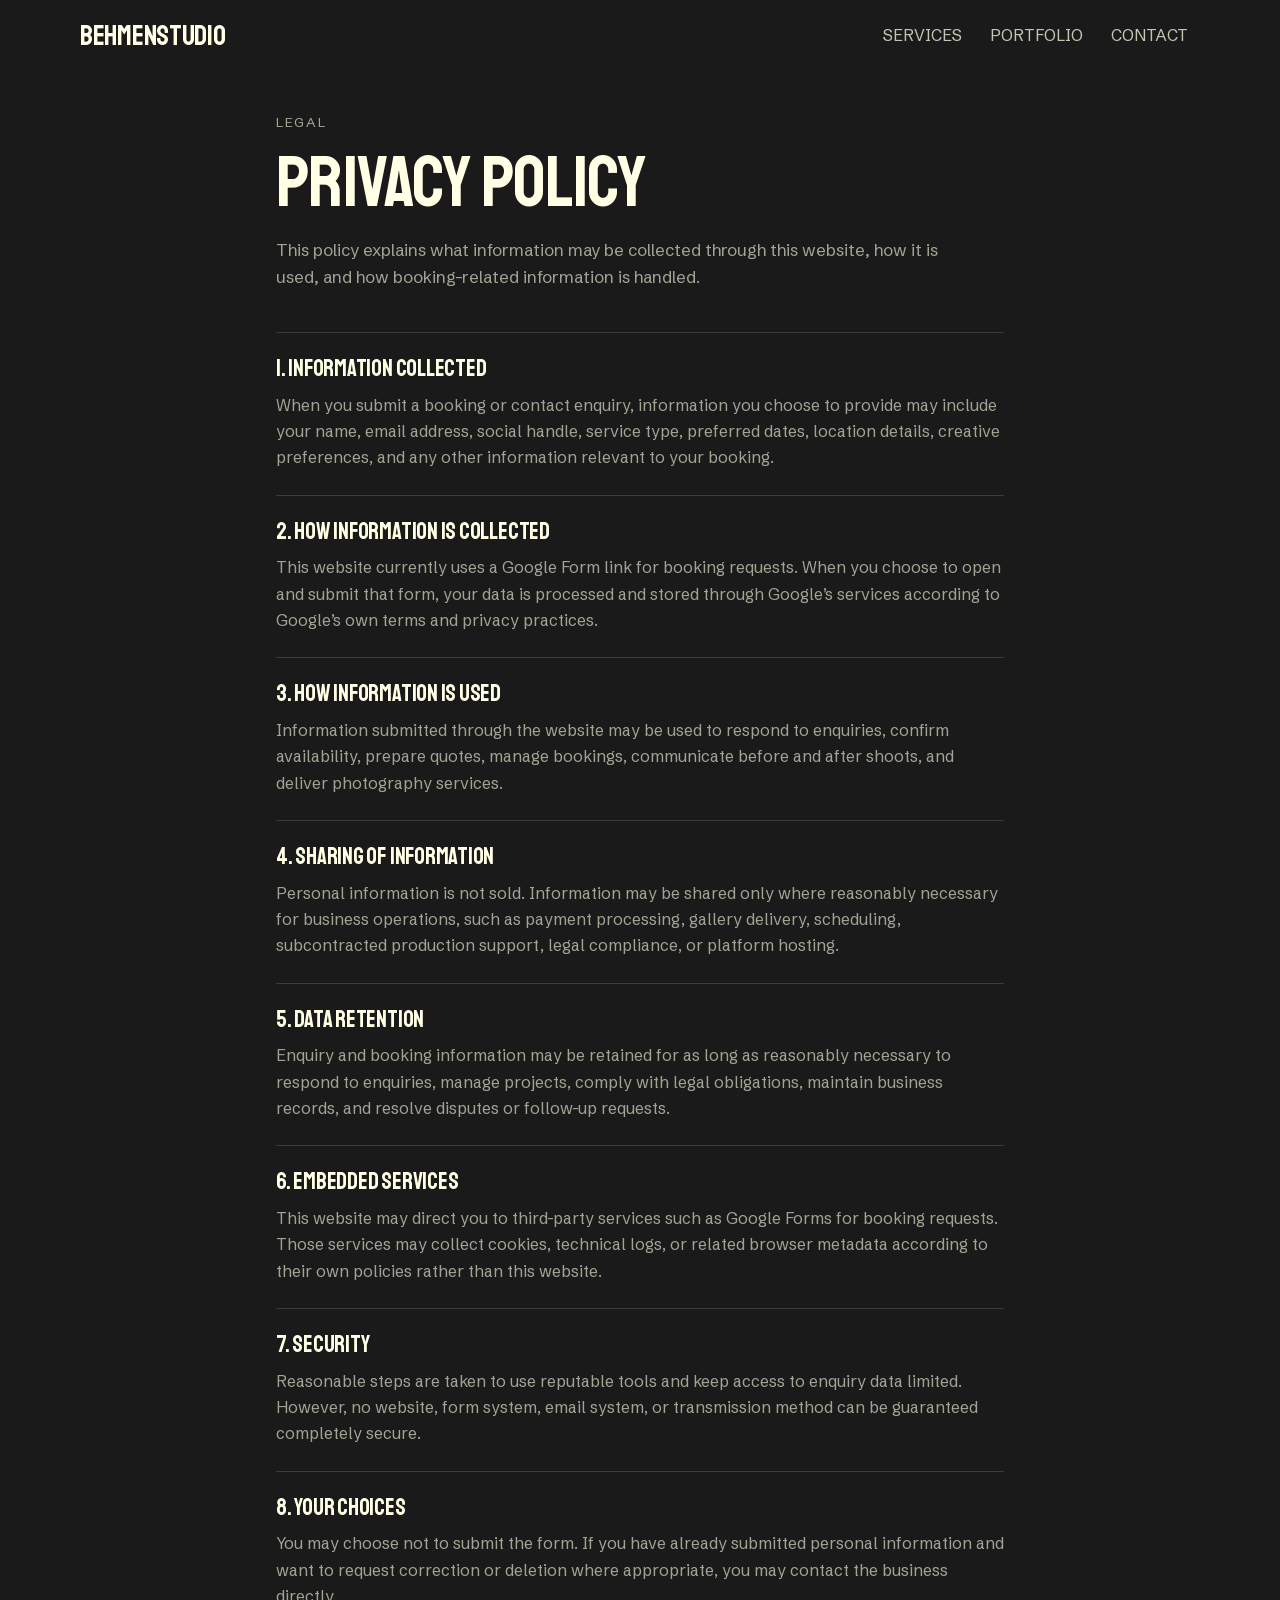
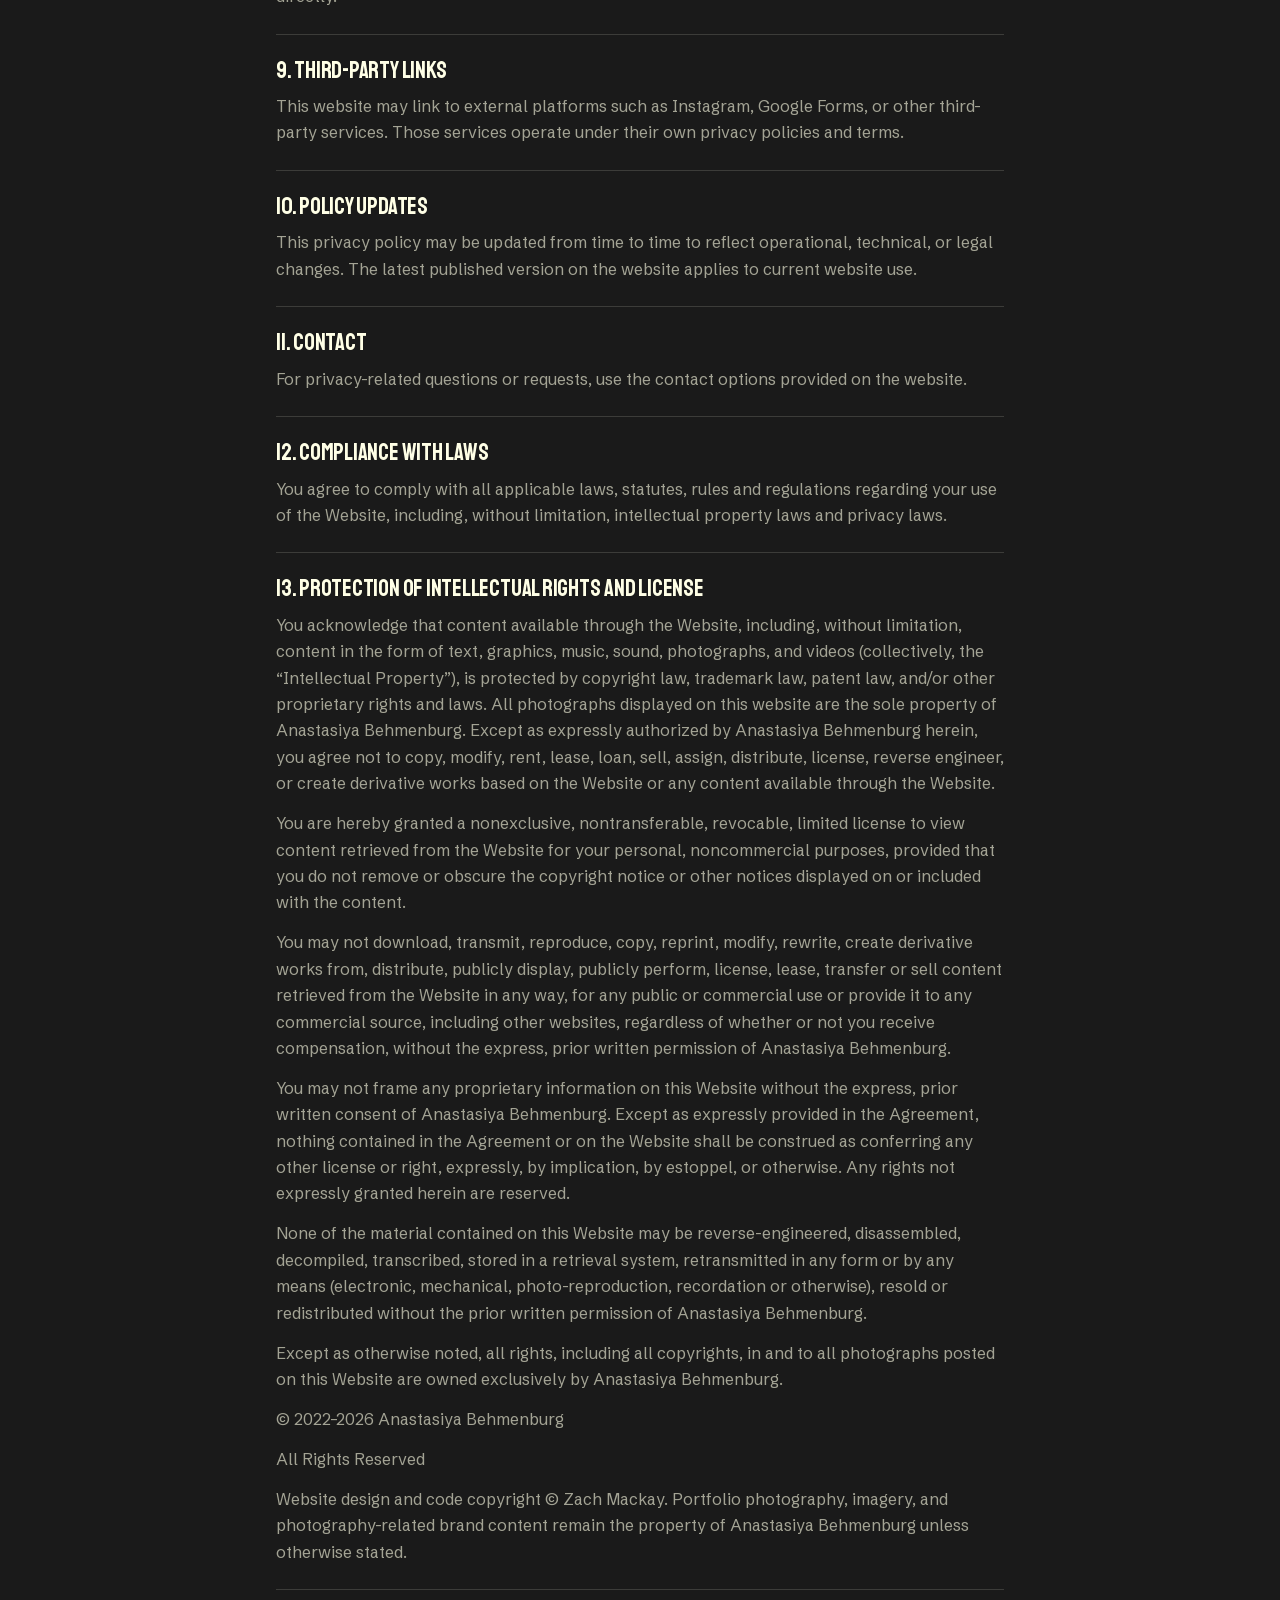
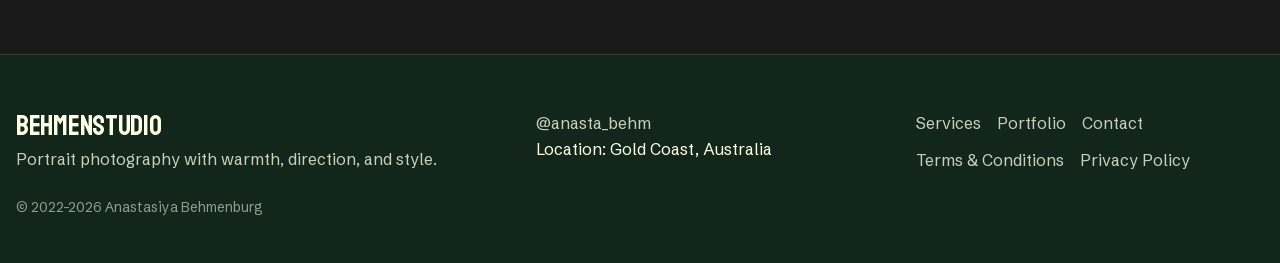
<file: privacy.html>
<!DOCTYPE html>
<html lang="en">
  <!-- Website designed by Zach Mackay: https://alexzander73.github.io/index.html -->
  <head>
    <meta charset="UTF-8" />
    <meta name="viewport" content="width=device-width, initial-scale=1.0" />
    <title>Behmen Studio by Ana Behmenburg | Privacy Policy</title>
    <meta name="author" content="Zach Mackay | https://alexzander73.github.io/index.html" />
    <meta
      name="designer"
      content="Website Designed by Zach Mackay | https://alexzander73.github.io/index.html"
    />
    <meta
      name="description"
      content="Privacy policy for Behmen Studio by Ana Behmenburg covering enquiry data, third-party booking links, retention, and contact rights."
    />
    <link rel="canonical" href="https://behmenstudio.com/privacy.html" />
    <link id="site-favicon" rel="icon" type="image/svg+xml" href="assets/icons/logo-ab.svg" />
    <link rel="stylesheet" href="styles.css?v=20261126-fonts1" />
  </head>
  <body class="policy-page">
    <a class="skip-link" href="#main-content">Skip to content</a>

    <header class="site-header is-scrolled" id="top">
      <div class="container nav-wrap">
        <a class="brand" href="index.html#home" aria-label="Behmen Studio home">
          <span class="brand-text">BEHMENSTUDIO</span>
        </a>

        <button
          class="menu-toggle"
          type="button"
          aria-expanded="false"
          aria-controls="site-nav"
          aria-label="Toggle navigation"
        >
          <span></span>
          <span></span>
          <span></span>
        </button>

        <nav class="site-nav" id="site-nav" aria-label="Primary navigation">
          <a href="index.html#services">SERVICES</a>
          <a href="index.html#portfolio">PORTFOLIO</a>
          <a href="index.html#contact">CONTACT</a>
        </nav>
      </div>
    </header>

    <main id="main-content" class="policy-main">
      <div class="section-inner policy-wrap">
        <header class="policy-hero">
          <p class="policy-kicker">Legal</p>
          <h1 class="section-display-title">Privacy Policy</h1>
          <p class="policy-lead">
            This policy explains what information may be collected through this website, how it
            is used, and how booking-related information is handled.
          </p>
        </header>

        <div class="policy-content">
          <section>
            <h2>1. Information Collected</h2>
            <p>
              When you submit a booking or contact enquiry, information you choose to provide may
              include your name, email address, social handle, service type, preferred dates,
              location details, creative preferences, and any other information relevant to your
              booking.
            </p>
          </section>

          <section>
            <h2>2. How Information Is Collected</h2>
            <p>
              This website currently uses a Google Form link for booking requests. When you
              choose to open and submit that form, your data is processed and stored through
              Google’s services according to Google’s own terms and privacy practices.
            </p>
          </section>

          <section>
            <h2>3. How Information Is Used</h2>
            <p>
              Information submitted through the website may be used to respond to enquiries,
              confirm availability, prepare quotes, manage bookings, communicate before and after
              shoots, and deliver photography services.
            </p>
          </section>

          <section>
            <h2>4. Sharing of Information</h2>
            <p>
              Personal information is not sold. Information may be shared only where reasonably
              necessary for business operations, such as payment processing, gallery delivery,
              scheduling, subcontracted production support, legal compliance, or platform hosting.
            </p>
          </section>

          <section>
            <h2>5. Data Retention</h2>
            <p>
              Enquiry and booking information may be retained for as long as reasonably necessary
              to respond to enquiries, manage projects, comply with legal obligations, maintain
              business records, and resolve disputes or follow-up requests.
            </p>
          </section>

          <section>
            <h2>6. Embedded Services</h2>
            <p>
              This website may direct you to third-party services such as Google Forms for
              booking requests. Those services may collect cookies, technical logs, or related
              browser metadata according to their own policies rather than this website.
            </p>
          </section>

          <section>
            <h2>7. Security</h2>
            <p>
              Reasonable steps are taken to use reputable tools and keep access to enquiry data
              limited. However, no website, form system, email system, or transmission method can
              be guaranteed completely secure.
            </p>
          </section>

          <section>
            <h2>8. Your Choices</h2>
            <p>
              You may choose not to submit the form. If you have already submitted personal
              information and want to request correction or deletion where appropriate, you may
              contact the business directly.
            </p>
          </section>

          <section>
            <h2>9. Third-Party Links</h2>
            <p>
              This website may link to external platforms such as Instagram, Google Forms, or
              other third-party services. Those services operate under their own privacy policies
              and terms.
            </p>
          </section>

          <section>
            <h2>10. Policy Updates</h2>
            <p>
              This privacy policy may be updated from time to time to reflect operational,
              technical, or legal changes. The latest published version on the website applies to
              current website use.
            </p>
          </section>

          <section>
            <h2>11. Contact</h2>
            <p>
              For privacy-related questions or requests, use the contact options provided on the
              website.
            </p>
          </section>

          <section>
            <h2>12. Compliance with Laws</h2>
            <p>
              You agree to comply with all applicable laws, statutes, rules and regulations
              regarding your use of the Website, including, without limitation, intellectual
              property laws and privacy laws.
            </p>
          </section>

          <section>
            <h2>13. Protection of Intellectual Rights and License</h2>
            <p>
              You acknowledge that content available through the Website, including, without
              limitation, content in the form of text, graphics, music, sound, photographs, and
              videos (collectively, the “Intellectual Property”), is protected by copyright law,
              trademark law, patent law, and/or other proprietary rights and laws. All
              photographs displayed on this website are the sole property of Anastasiya
              Behmenburg. Except as expressly authorized by Anastasiya Behmenburg herein, you
              agree not to copy, modify, rent, lease, loan, sell, assign, distribute, license,
              reverse engineer, or create derivative works based on the Website or any content
              available through the Website.
            </p>
            <p>
              You are hereby granted a nonexclusive, nontransferable, revocable, limited license
              to view content retrieved from the Website for your personal, noncommercial
              purposes, provided that you do not remove or obscure the copyright notice or other
              notices displayed on or included with the content.
            </p>
            <p>
              You may not download, transmit, reproduce, copy, reprint, modify, rewrite, create
              derivative works from, distribute, publicly display, publicly perform, license,
              lease, transfer or sell content retrieved from the Website in any way, for any
              public or commercial use or provide it to any commercial source, including other
              websites, regardless of whether or not you receive compensation, without the
              express, prior written permission of Anastasiya Behmenburg.
            </p>
            <p>
              You may not frame any proprietary information on this Website without the express,
              prior written consent of Anastasiya Behmenburg. Except as expressly provided in the
              Agreement, nothing contained in the Agreement or on the Website shall be construed
              as conferring any other license or right, expressly, by implication, by estoppel,
              or otherwise. Any rights not expressly granted herein are reserved.
            </p>
            <p>
              None of the material contained on this Website may be reverse-engineered,
              disassembled, decompiled, transcribed, stored in a retrieval system, retransmitted
              in any form or by any means (electronic, mechanical, photo-reproduction,
              recordation or otherwise), resold or redistributed without the prior written
              permission of Anastasiya Behmenburg.
            </p>
            <p>
              Except as otherwise noted, all rights, including all copyrights, in and to all
              photographs posted on this Website are owned exclusively by Anastasiya Behmenburg.
            </p>
            <p>© 2022–2026 Anastasiya Behmenburg</p>
            <p>All Rights Reserved</p>
            <p>
              Website design and code copyright © Zach Mackay. Portfolio photography, imagery,
              and photography-related brand content remain the property of Anastasiya Behmenburg
              unless otherwise stated.
            </p>
          </section>
        </div>
      </div>
    </main>

    <footer class="site-footer">
      <div class="section-inner footer-grid">
        <div>
          <p class="brand footer-brand">
            <span class="brand-text">BEHMENSTUDIO</span>
          </p>
          <p class="footer-tagline">
            Portrait photography with warmth, direction, and style.
          </p>
        </div>

        <div>
          <p>
            <a
              href="https://www.instagram.com/anasta_behm/"
              target="_blank"
              rel="noreferrer"
              >@anasta_behm</a
            >
          </p>
          <p>Location: Gold Coast, Australia</p>
        </div>

        <nav aria-label="Footer links" class="footer-links">
          <a href="index.html#services">Services</a>
          <a href="index.html#portfolio">Portfolio</a>
          <a href="index.html#contact">Contact</a>
          <a href="terms.html">Terms &amp; Conditions</a>
          <a href="privacy.html">Privacy Policy</a>
        </nav>
      </div>
      <p class="section-inner copyright">© 2022–2026 Anastasiya Behmenburg</p>
    </footer>

    <script src="script.js?v=20261126-portfolio3" defer></script>
  </body>
</html>
</file>
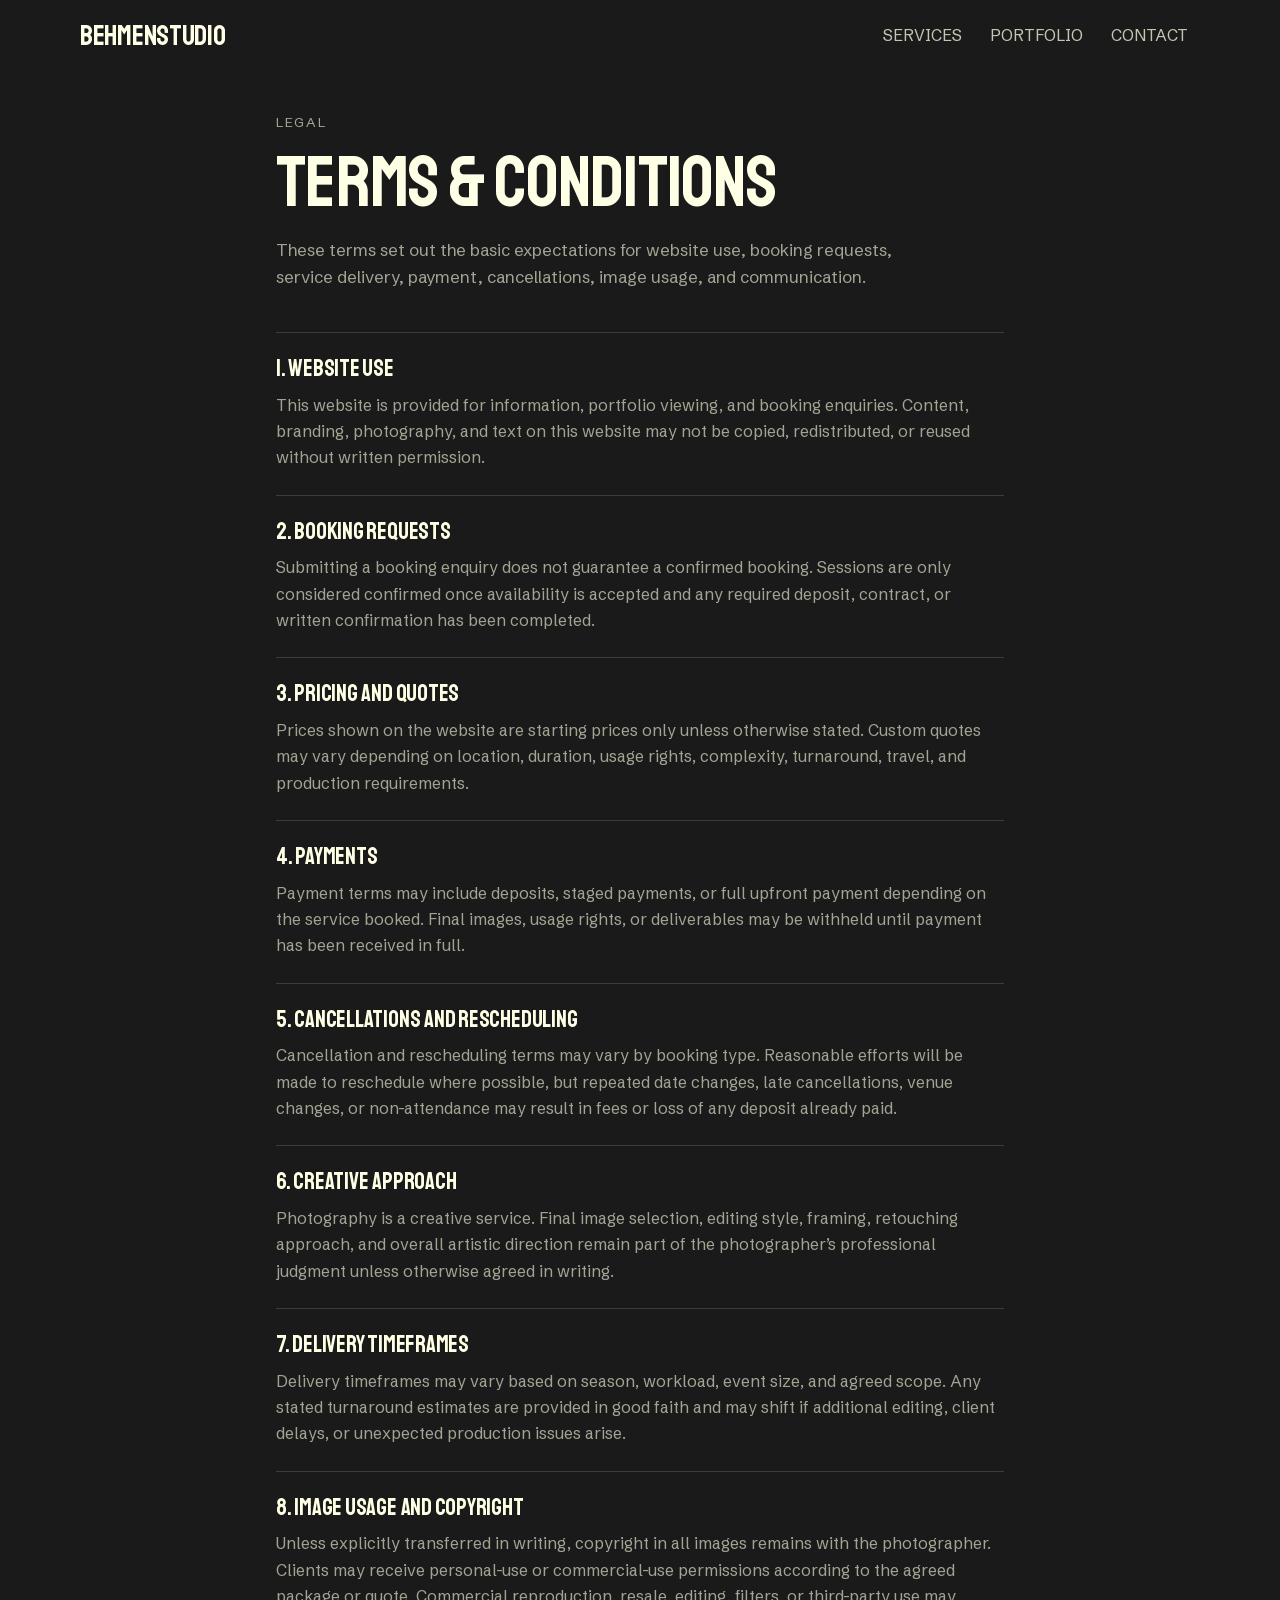
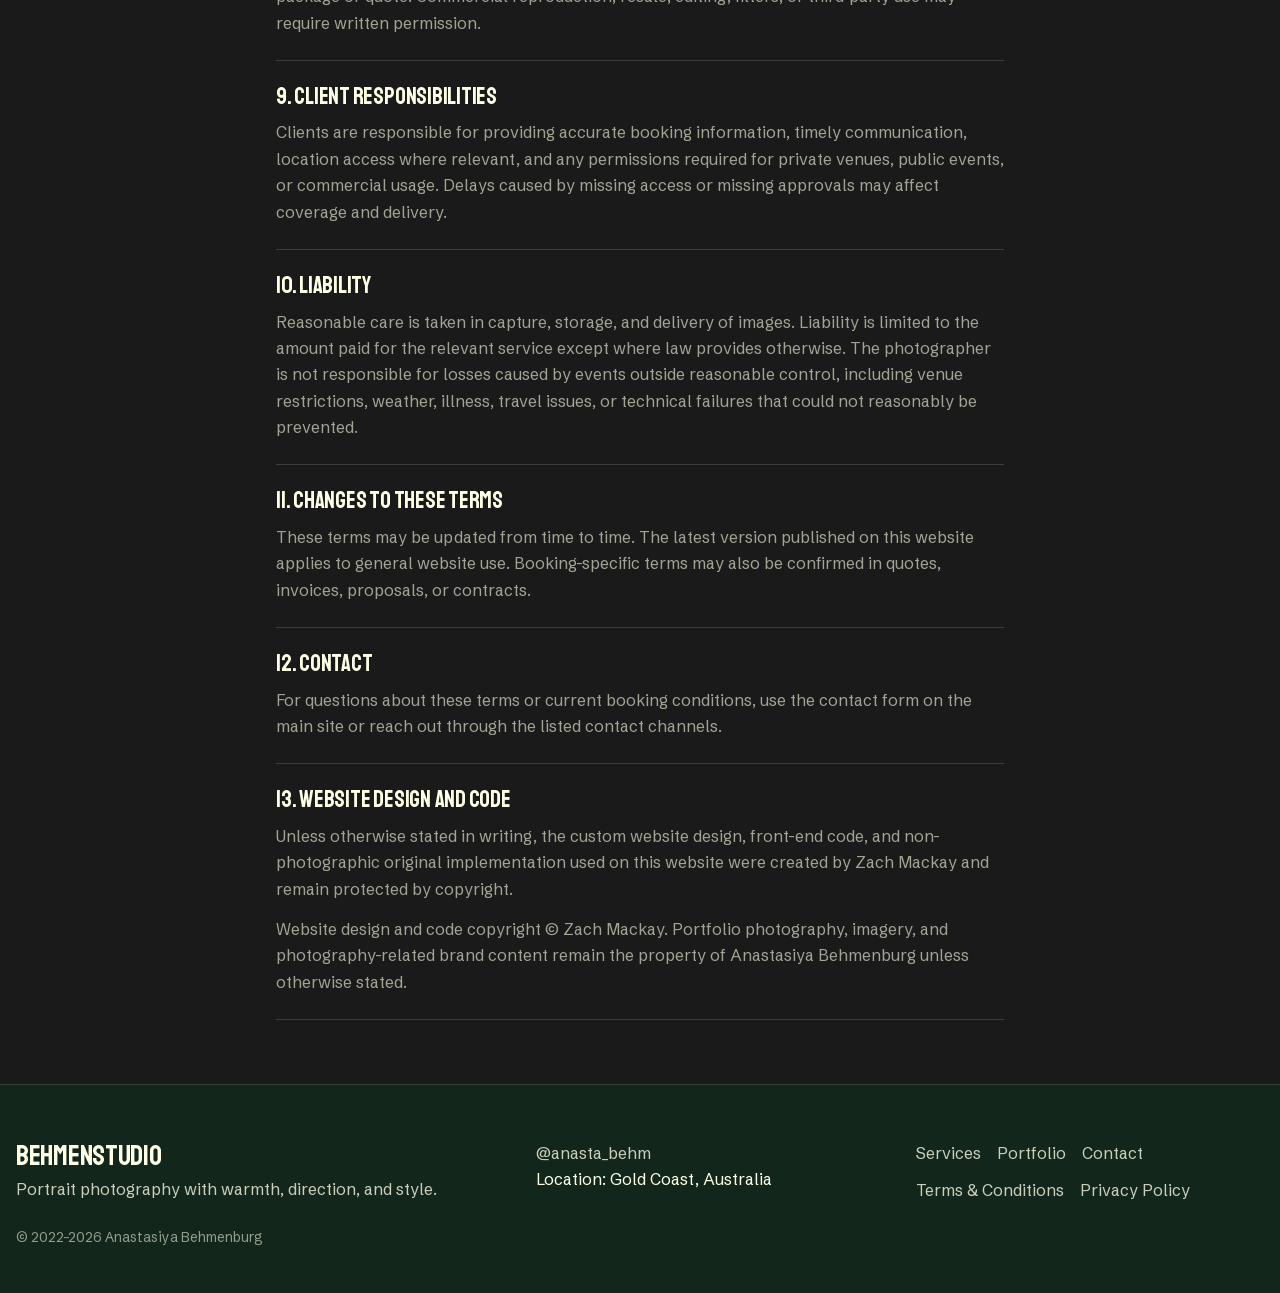
<file: terms.html>
<!DOCTYPE html>
<html lang="en">
  <!-- Website designed by Zach Mackay: https://alexzander73.github.io/index.html -->
  <head>
    <meta charset="UTF-8" />
    <meta name="viewport" content="width=device-width, initial-scale=1.0" />
    <title>Behmen Studio by Ana Behmenburg | Terms &amp; Conditions</title>
    <meta name="author" content="Zach Mackay | https://alexzander73.github.io/index.html" />
    <meta
      name="designer"
      content="Website Designed by Zach Mackay | https://alexzander73.github.io/index.html"
    />
    <meta
      name="description"
      content="Terms and conditions for Behmen Studio by Ana Behmenburg covering website use, bookings, cancellations, image delivery, and client responsibilities."
    />
    <link rel="canonical" href="https://behmenstudio.com/terms.html" />
    <link id="site-favicon" rel="icon" type="image/svg+xml" href="assets/icons/logo-ab.svg" />
    <link rel="stylesheet" href="styles.css?v=20261126-fonts1" />
  </head>
  <body class="policy-page">
    <a class="skip-link" href="#main-content">Skip to content</a>

    <header class="site-header is-scrolled" id="top">
      <div class="container nav-wrap">
        <a class="brand" href="index.html#home" aria-label="Behmen Studio home">
          <span class="brand-text">BEHMENSTUDIO</span>
        </a>

        <button
          class="menu-toggle"
          type="button"
          aria-expanded="false"
          aria-controls="site-nav"
          aria-label="Toggle navigation"
        >
          <span></span>
          <span></span>
          <span></span>
        </button>

        <nav class="site-nav" id="site-nav" aria-label="Primary navigation">
          <a href="index.html#services">SERVICES</a>
          <a href="index.html#portfolio">PORTFOLIO</a>
          <a href="index.html#contact">CONTACT</a>
        </nav>
      </div>
    </header>

    <main id="main-content" class="policy-main">
      <div class="section-inner policy-wrap">
        <header class="policy-hero">
          <p class="policy-kicker">Legal</p>
          <h1 class="section-display-title">Terms &amp; Conditions</h1>
          <p class="policy-lead">
            These terms set out the basic expectations for website use, booking requests,
            service delivery, payment, cancellations, image usage, and communication.
          </p>
        </header>

        <div class="policy-content">
          <section>
            <h2>1. Website Use</h2>
            <p>
              This website is provided for information, portfolio viewing, and booking enquiries.
              Content, branding, photography, and text on this website may not be copied,
              redistributed, or reused without written permission.
            </p>
          </section>

          <section>
            <h2>2. Booking Requests</h2>
            <p>
              Submitting a booking enquiry does not guarantee a confirmed booking. Sessions are
              only considered confirmed once availability is accepted and any required deposit,
              contract, or written confirmation has been completed.
            </p>
          </section>

          <section>
            <h2>3. Pricing and Quotes</h2>
            <p>
              Prices shown on the website are starting prices only unless otherwise stated.
              Custom quotes may vary depending on location, duration, usage rights, complexity,
              turnaround, travel, and production requirements.
            </p>
          </section>

          <section>
            <h2>4. Payments</h2>
            <p>
              Payment terms may include deposits, staged payments, or full upfront payment
              depending on the service booked. Final images, usage rights, or deliverables may be
              withheld until payment has been received in full.
            </p>
          </section>

          <section>
            <h2>5. Cancellations and Rescheduling</h2>
            <p>
              Cancellation and rescheduling terms may vary by booking type. Reasonable efforts
              will be made to reschedule where possible, but repeated date changes, late
              cancellations, venue changes, or non-attendance may result in fees or loss of any
              deposit already paid.
            </p>
          </section>

          <section>
            <h2>6. Creative Approach</h2>
            <p>
              Photography is a creative service. Final image selection, editing style, framing,
              retouching approach, and overall artistic direction remain part of the photographer’s
              professional judgment unless otherwise agreed in writing.
            </p>
          </section>

          <section>
            <h2>7. Delivery Timeframes</h2>
            <p>
              Delivery timeframes may vary based on season, workload, event size, and agreed
              scope. Any stated turnaround estimates are provided in good faith and may shift if
              additional editing, client delays, or unexpected production issues arise.
            </p>
          </section>

          <section>
            <h2>8. Image Usage and Copyright</h2>
            <p>
              Unless explicitly transferred in writing, copyright in all images remains with the
              photographer. Clients may receive personal-use or commercial-use permissions
              according to the agreed package or quote. Commercial reproduction, resale, editing,
              filters, or third-party use may require written permission.
            </p>
          </section>

          <section>
            <h2>9. Client Responsibilities</h2>
            <p>
              Clients are responsible for providing accurate booking information, timely
              communication, location access where relevant, and any permissions required for
              private venues, public events, or commercial usage. Delays caused by missing access
              or missing approvals may affect coverage and delivery.
            </p>
          </section>

          <section>
            <h2>10. Liability</h2>
            <p>
              Reasonable care is taken in capture, storage, and delivery of images. Liability is
              limited to the amount paid for the relevant service except where law provides
              otherwise. The photographer is not responsible for losses caused by events outside
              reasonable control, including venue restrictions, weather, illness, travel issues,
              or technical failures that could not reasonably be prevented.
            </p>
          </section>

          <section>
            <h2>11. Changes to These Terms</h2>
            <p>
              These terms may be updated from time to time. The latest version published on this
              website applies to general website use. Booking-specific terms may also be confirmed
              in quotes, invoices, proposals, or contracts.
            </p>
          </section>

          <section>
            <h2>12. Contact</h2>
            <p>
              For questions about these terms or current booking conditions, use the contact form
              on the main site or reach out through the listed contact channels.
            </p>
          </section>

          <section>
            <h2>13. Website Design and Code</h2>
            <p>
              Unless otherwise stated in writing, the custom website design, front-end code, and
              non-photographic original implementation used on this website were created by Zach
              Mackay and remain protected by copyright.
            </p>
            <p>
              Website design and code copyright © Zach Mackay. Portfolio photography, imagery,
              and photography-related brand content remain the property of Anastasiya Behmenburg
              unless otherwise stated.
            </p>
          </section>
        </div>
      </div>
    </main>

    <footer class="site-footer">
      <div class="section-inner footer-grid">
        <div>
          <p class="brand footer-brand">
            <span class="brand-text">BEHMENSTUDIO</span>
          </p>
          <p class="footer-tagline">
            Portrait photography with warmth, direction, and style.
          </p>
        </div>

        <div>
          <p>
            <a
              href="https://www.instagram.com/anasta_behm/"
              target="_blank"
              rel="noreferrer"
              >@anasta_behm</a
            >
          </p>
          <p>Location: Gold Coast, Australia</p>
        </div>

        <nav aria-label="Footer links" class="footer-links">
          <a href="index.html#services">Services</a>
          <a href="index.html#portfolio">Portfolio</a>
          <a href="index.html#contact">Contact</a>
          <a href="terms.html">Terms &amp; Conditions</a>
          <a href="privacy.html">Privacy Policy</a>
        </nav>
      </div>
      <p class="section-inner copyright">© 2022–2026 Anastasiya Behmenburg</p>
    </footer>

    <script src="script.js?v=20261126-portfolio3" defer></script>
  </body>
</html>
</file>
<file: styles.css>
/* Behmen Studio — redesign iteration 1 (Webflow-aligned). See SITE_CONTEXT.md */

@font-face {
  font-family: "Staatliches";
  font-style: normal;
  font-weight: 400;
  font-display: swap;
  src: url("assets/fonts/staatliches-400.woff2") format("woff2");
}

@font-face {
  font-family: "Schibsted Grotesk";
  font-style: normal;
  font-weight: 400;
  font-display: swap;
  src: url("assets/fonts/schibsted-grotesk-400.woff2") format("woff2");
}

:root {
  --cream: #ffffe6;
  --secondary: #2a4c3a;
  --ink: #1a1a1a;
  --accent: #e9ff47;
  --hero-overlay: rgba(26, 26, 26, 0.6);
  --white: #ffffff;
  --muted-on-green: rgba(255, 255, 230, 0.78);
  --muted-cream: color-mix(in srgb, var(--cream) 60%, transparent);
  --line-on-green: rgba(255, 255, 230, 0.22);
  --line-cream-15: color-mix(in srgb, var(--cream) 15%, transparent);
  --card: rgba(255, 255, 230, 0.08);
  --card-on-secondary: #1a1a1a;
  --shadow: 0 24px 44px rgba(0, 0, 0, 0.28);
  --radius: 1rem;
  --radius-md: 12px;
  --radius-lg: 1.4rem;
  --container: min(1120px, 92vw);
  --headline: "Staatliches", sans-serif;
  --body: "Schibsted Grotesk", sans-serif;
  /* Webflow display type (Staatliches) — shared by h1–h3 / section titles */
  --display-weight: 400;
  --display-leading: 1.04;
  --display-tracking: -0.01em;
  --header-h: 4.5rem;
}

* {
  box-sizing: border-box;
}

html {
  scroll-behavior: smooth;
}

body {
  margin: 0;
  font-family: var(--body);
  color: var(--cream);
  background: var(--ink);
  line-height: 1.6;
}

img {
  max-width: 100%;
  display: block;
}

a {
  color: inherit;
}

.skip-link {
  position: absolute;
  left: 0.75rem;
  top: -4rem;
  background: var(--cream);
  color: var(--ink);
  padding: 0.5rem 0.75rem;
  border-radius: 0.5rem;
  z-index: 9999;
}

.skip-link:focus {
  top: 0.75rem;
}

.container {
  width: var(--container);
  margin-inline: auto;
}

.section-screen {
  min-height: 100vh;
  min-height: 100dvh;
  display: flex;
  flex-direction: column;
  justify-content: center;
  scroll-margin-top: 0;
}

/*
  Shared Staatliches display type (Webflow-aligned).
  Use `.display-type` on non-heading elements that should match.
*/
.display-type,
h1,
h2,
h3,
.section-display-title,
.brand-text,
.service-price,
.hero-perk-label {
  font-family: var(--headline);
  font-weight: var(--display-weight);
  line-height: var(--display-leading);
  letter-spacing: var(--display-tracking);
  text-transform: none;
}

h1,
h2,
h3 {
  margin: 0;
}

h1 {
  font-size: clamp(2.8rem, 10vw, 6.5rem);
}

h2,
.section-display-title {
  font-size: clamp(2.4rem, 8vw, 5.5rem);
  color: var(--cream);
}

h3 {
  font-size: clamp(1.35rem, 2.4vw, 1.85rem);
}

p {
  margin: 0;
}

ul {
  margin: 0;
  padding: 0;
  list-style: none;
}

.btn {
  display: inline-flex;
  align-items: center;
  justify-content: center;
  gap: 0.45rem;
  padding: 0.85rem 1.4rem;
  border-radius: 999px;
  border: 1px solid var(--cream);
  text-decoration: none;
  font-weight: 600;
  cursor: pointer;
  transition: transform 220ms ease, background-color 220ms ease, color 220ms ease;
}

.btn:hover,
.btn:focus-visible {
  transform: translateY(-2px);
}

.btn:disabled {
  opacity: 0.75;
  cursor: wait;
  transform: none;
}

.btn-primary {
  background: var(--cream);
  color: var(--secondary);
}

.btn-secondary {
  background: transparent;
  color: var(--cream);
}

/* ——— Header ——— */

.site-header {
  position: fixed;
  inset: 0 0 auto;
  z-index: 100;
  transition: background-color 260ms ease, border-color 260ms ease;
  border-bottom: 1px solid transparent;
}

.site-header.is-scrolled {
  background: rgba(26, 26, 26, 0.92);
  backdrop-filter: blur(10px);
  border-color: rgba(255, 255, 230, 0.12);
}

.nav-wrap {
  display: flex;
  align-items: center;
  justify-content: space-between;
  min-height: var(--header-h);
  gap: 1rem;
}

.brand {
  display: inline-flex;
  align-items: center;
  text-decoration: none;
  color: var(--cream);
}

.brand-text {
  font-size: clamp(1.5rem, 2.2vw, 2rem);
}

.site-nav {
  display: flex;
  align-items: center;
  gap: 0.25rem;
}

.site-nav a {
  text-decoration: none;
  font-family: var(--body);
  font-size: 1rem;
  font-weight: 400;
  letter-spacing: normal;
  text-transform: none;
  color: color-mix(in srgb, var(--cream) 75%, transparent);
  padding: 0.5rem 0.75rem;
}

.site-nav a:hover,
.site-nav a:focus-visible {
  opacity: 1;
}

.menu-toggle {
  display: none;
  width: 2.75rem;
  height: 2.75rem;
  background: transparent;
  border: 1px solid rgba(255, 255, 230, 0.35);
  border-radius: 0.8rem;
  padding: 0.55rem;
  cursor: pointer;
}

.menu-toggle span {
  display: block;
  width: 100%;
  height: 2px;
  margin: 0.3rem 0;
  background: var(--cream);
  transition: transform 240ms ease, opacity 240ms ease;
}

.menu-toggle.is-open span:nth-child(1) {
  transform: translateY(8px) rotate(45deg);
}

.menu-toggle.is-open span:nth-child(2) {
  opacity: 0;
}

.menu-toggle.is-open span:nth-child(3) {
  transform: translateY(-8px) rotate(-45deg);
}

/* ——— Hero (Webflow parity) ——— */

.hero {
  position: relative;
  isolation: isolate;
  justify-content: stretch;
  padding: 0;
  color: var(--cream);
  overflow: hidden;
  overflow-x: clip;
  background: var(--ink);
}

.hero-media {
  position: absolute;
  inset: 0;
  z-index: 0;
  overflow: hidden;
}

.hero-image,
.hero-media img {
  position: absolute;
  inset: 0;
  width: 100%;
  height: 100%;
  max-width: none;
  object-fit: cover;
  object-position: center;
}

.hero-overlay {
  position: absolute;
  inset: 0;
  z-index: 1;
  background: #1a1a1a;
  opacity: 0.6;
  pointer-events: none;
}

/* Mirrors Webflow `.hero_back` stacking title grid + bottom stats */
.hero-back {
  position: relative;
  z-index: 2;
  flex: 1;
  display: grid;
  grid-template-rows: 1fr auto;
  min-height: 100vh;
  min-height: 100dvh;
  width: 100%;
}

/*
  Webflow `.grid_2-col.gap-xlarge` fills the upper row, but `.header` uses
  flex-start — content must NOT be vertically centered in the tall 1fr row
  (centering pushes a short 2-line h1 too low on wide desktops).
*/
.hero-title-grid {
  display: grid;
  grid-template-columns: repeat(3, minmax(0, 0.5fr));
  column-gap: 5rem;
  row-gap: 5rem;
  place-items: start stretch;
  align-content: start;
  min-height: 0;
  padding-top: var(--header-h);
}

.hero-title-cell {
  min-width: 0;
  display: flex;
  flex-direction: column;
  justify-content: flex-start;
  align-items: stretch;
  align-self: stretch;
}

.hero-copy {
  width: 100%;
}

/* Webflow `.heading_hero` — size/spacing only; type metrics via `.display-type` vars */
.hero h1,
#hero-title {
  font-size: clamp(3.25rem, 11vw, 7.99rem);
  color: var(--cream);
  margin: 3.75rem 0 0.3em;
  padding: 0 3.75rem;
}

/* Webflow `.subheading` */
.hero-subheadline {
  margin: 0 0 1.25rem;
  max-width: 100%;
  font-family: var(--body);
  font-size: clamp(1rem, 1.3vw, 1.13rem);
  font-weight: 400;
  line-height: 1.6;
  letter-spacing: normal;
  text-transform: lowercase;
  color: color-mix(in srgb, var(--cream) 70%, transparent);
  padding: 0 0.625rem 0 3.75rem;
}

/* Webflow `.card_body` — bottom-right anchored; 32px on tablet/desktop */
.hero-perks-wrap {
  position: relative;
  z-index: 2;
  display: grid;
  place-content: end;
  place-items: end;
  width: 100%;
  padding: 32px;
}

/* Webflow `.grid_3-col.gap-small` with ~254px tracks */
.hero-perks {
  margin: 0;
  padding: 0;
  list-style: none;
  display: grid;
  grid-template-columns: repeat(3, minmax(15.875rem, 1fr));
  gap: 2rem;
  width: min(51.625rem, 100%);
}

.hero-perk {
  display: grid;
  gap: 0.35rem;
  padding: 0 0.625rem;
  min-width: 0;
}

/* Webflow perk titles (~32px) — type metrics via shared display vars */
.hero-perk-label {
  margin: 0;
  font-size: clamp(1.35rem, 2.2vw, 2rem);
  color: var(--cream);
}

/* Webflow `.paragraph_small.text-color_muted` */
.hero-perk-text {
  margin: 0;
  font-family: var(--body);
  font-size: 0.88rem;
  line-height: 1.6;
  text-transform: lowercase;
  color: color-mix(in srgb, var(--cream) 60%, transparent);
  overflow-wrap: break-word;
}

/* Forced title/sub breaks — enabled per breakpoint below */
.hero-title-break,
.hero-title-break-sm,
.hero-sub-break {
  display: none;
}

/* ——— Shared section shell (Services, Portfolio, …) ——— */

/* Webflow section pad: mobile 80 / tablet 112 / desktop 128 */
.section-pad {
  padding: 80px 0;
}

.section-inner {
  width: 100%;
  max-width: 1280px;
  margin-inline: auto;
  padding-inline: 16px;
}

.section-inner > .section-display-title {
  text-align: center;
  margin-bottom: 2.5rem;
}

/* ——— Services ——— */

.services {
  background: var(--secondary);
  color: var(--cream);
}

.session-grid {
  display: grid;
  gap: 16px;
}

.session-card {
  background: var(--card-on-secondary);
  border-radius: var(--radius-md);
  padding: 0 0 24px;
  display: flex;
  flex-direction: column;
  color: var(--cream);
  overflow: hidden;
}

.session-media {
  margin: 0 0 16px;
  border-radius: 0;
  overflow: hidden;
}

.session-media img {
  width: 100%;
  aspect-ratio: 2 / 3;
  object-fit: cover;
  object-position: center center;
}

.session-card-copy,
.service-divider,
.service-includes,
.service-price {
  margin-left: 24px;
  margin-right: 24px;
}

.session-card-copy {
  margin-bottom: 16px;
}

.session-card h3 {
  margin: 0 0 0.5em;
  font-size: clamp(1.03rem, 1.6vw, 1.41rem);
  color: var(--cream);
}

.service-desc {
  margin: 0;
  color: var(--muted-cream);
  font-size: 1rem;
  line-height: 1.6;
}

.service-divider {
  height: 0;
  border: 0;
  border-bottom: 1px solid var(--line-cream-15);
  margin-top: 0;
  margin-bottom: 16px;
  align-self: stretch;
}

.service-includes {
  margin-top: 0;
  margin-bottom: 0;
  padding: 0;
  list-style: none;
}

.service-includes li {
  display: flex;
  align-items: flex-start;
  gap: 8px;
  margin: 0 0 12px;
  font-size: 1rem;
  line-height: 1.6;
  color: var(--cream);
}

.service-includes li:last-child {
  margin-bottom: 0;
}

.service-includes li::before {
  content: "";
  flex: 0 0 16px;
  width: 16px;
  height: 16px;
  margin-top: 0.3em;
  border-radius: 8px;
  background-color: color-mix(in srgb, var(--accent) 10%, transparent);
  background-image: url("data:image/svg+xml,%3Csvg xmlns='http://www.w3.org/2000/svg' viewBox='0 0 24 24'%3E%3Cpath fill='%23e9ff47' d='M9 16.17L4.83 12l-1.42 1.41L9 19L21 7l-1.41-1.41z'/%3E%3C/svg%3E");
  background-repeat: no-repeat;
  background-position: center;
  background-size: 100% 100%;
}

.service-price {
  margin-top: auto;
  margin-bottom: 0;
  padding-top: 1.5rem;
  color: var(--cream);
  font-size: clamp(1.15rem, 2vw, 1.4rem);
}

.frame-image.image-missing,
.gallery-item.image-missing,
.portfolio-slide.image-missing {
  position: relative;
  background: rgba(0, 0, 0, 0.25);
}

.frame-image.image-missing img,
.gallery-item.image-missing img,
.portfolio-slide.image-missing img {
  opacity: 0.2;
}

/* ——— Portfolio carousel ——— */

.portfolio {
  background: var(--ink);
  color: var(--cream);
  overflow: hidden;
}

.portfolio-carousel {
  display: grid;
  gap: 1.35rem;
}

/* Full-bleed strip; first slide lines up with .section-inner */
.portfolio-viewport {
  overflow: hidden;
  padding-left: max(16px, calc((100vw - 1280px) / 2 + 16px));
}

.portfolio-track {
  display: flex;
  touch-action: pan-y pinch-zoom;
}

.portfolio-slide {
  position: relative;
  /* Mobile: dominant slide + clear peek; section stays content-height */
  flex: 0 0 88%;
  min-width: 0;
  margin-right: 12px;
  border: 0;
  padding: 0;
  background: #111;
  cursor: pointer;
  border-radius: var(--radius-md);
  overflow: hidden;
  color: var(--cream);
  -webkit-tap-highlight-color: transparent;
}

.portfolio-slide img {
  width: 100%;
  aspect-ratio: 3 / 4;
  object-fit: cover;
  display: block;
  transition: transform 480ms ease;
}

.portfolio-slide::after {
  content: "View";
  position: absolute;
  inset: 0;
  display: grid;
  place-items: center;
  font-family: var(--headline);
  font-weight: var(--display-weight);
  line-height: var(--display-leading);
  letter-spacing: var(--display-tracking);
  font-size: clamp(1.5rem, 3vw, 2.25rem);
  color: var(--cream);
  background: rgba(26, 26, 26, 0.45);
  opacity: 0;
  transition: opacity 220ms ease;
}

.portfolio-slide:hover img,
.portfolio-slide:focus-visible img {
  transform: scale(1.04);
}

.portfolio-slide:hover::after,
.portfolio-slide:focus-visible::after {
  opacity: 1;
}

.portfolio-toolbar {
  display: flex;
  align-items: center;
  justify-content: space-between;
  gap: 1rem;
}

.portfolio-hint {
  margin: 0;
  color: var(--muted-cream);
  font-size: 0.95rem;
  line-height: 1.5;
}

.portfolio-controls {
  display: flex;
  gap: 0.65rem;
  flex-shrink: 0;
}

.portfolio-nav {
  display: inline-flex;
  align-items: center;
  justify-content: center;
  border: 1px solid rgba(255, 255, 230, 0.28);
  background: transparent;
  color: var(--cream);
  border-radius: 8px;
  width: 2.75rem;
  height: 2.75rem;
  padding: 0;
  cursor: pointer;
  transition: background 180ms ease, border-color 180ms ease, color 180ms ease;
}

.portfolio-nav:hover,
.portfolio-nav:focus-visible {
  background: color-mix(in srgb, var(--accent) 12%, transparent);
  border-color: color-mix(in srgb, var(--accent) 55%, transparent);
  color: var(--accent);
}

.portfolio-nav:disabled {
  opacity: 0.35;
  cursor: default;
  pointer-events: none;
}

/* ——— Contact ——— */

.contact {
  position: relative;
  background: var(--secondary);
  color: var(--cream);
  /* Tighter than full-viewport / Services pad */
  padding: 64px 0;
  scroll-margin-top: var(--header-h);
}

.contact-inner {
  width: min(40rem, calc(100% - 32px));
  margin-inline: auto;
  text-align: center;
}

.contact-title {
  margin-bottom: 0.85rem;
  line-height: 1.04;
}

.contact-title-line {
  white-space: nowrap;
}

.contact-lead {
  margin: 0 auto 1.5rem;
  max-width: 36rem;
  color: var(--muted-cream);
  font-size: 1rem;
  line-height: 1.6;
}

.contact-form {
  display: grid;
  gap: 1rem;
  text-align: left;
}

.form-grid {
  display: grid;
  gap: 0.95rem;
}

.field {
  display: grid;
  gap: 0.45rem;
}

.field-full {
  grid-column: 1 / -1;
}

.form-label {
  font-size: 0.82rem;
  letter-spacing: 0.08em;
  text-transform: uppercase;
  color: var(--cream);
  font-weight: 400;
}

.form-control {
  width: 100%;
  border: 1px solid rgba(255, 255, 230, 0.35);
  border-radius: 1rem;
  padding: 0.95rem 1rem;
  font: inherit;
  color: var(--cream);
  background: transparent;
  transition: border-color 180ms ease, box-shadow 180ms ease, background 180ms ease;
}

.form-control::placeholder {
  color: rgba(255, 255, 230, 0.45);
}

.form-control:focus {
  outline: none;
  border-color: var(--cream);
  box-shadow: 0 0 0 3px rgba(255, 255, 230, 0.14);
  background: rgba(0, 0, 0, 0.12);
}

.form-control option {
  color: var(--ink);
}

.form-control-textarea {
  min-height: 10rem;
  resize: vertical;
}

.form-actions {
  display: grid;
  gap: 0.8rem;
  justify-items: center;
}

.form-actions .btn {
  min-width: min(100%, 17rem);
}

.form-note,
.form-status {
  margin: 0;
  font-size: 0.95rem;
  text-align: center;
}

.form-note {
  color: var(--muted-on-green);
  max-width: 52ch;
}

.form-status {
  min-height: 1.5em;
  color: var(--cream);
  font-weight: 600;
}

.form-status.is-error {
  color: #ffb4a8;
}

.form-target {
  position: absolute;
  width: 0;
  height: 0;
  border: 0;
  visibility: hidden;
}

/* ——— Footer ——— */

.site-footer {
  border-top: 1px solid rgba(255, 255, 230, 0.12);
  padding: 3.5rem 0 2.75rem;
  background: #13261c;
}

.footer-grid {
  display: grid;
  gap: 1.25rem 2rem;
}

.footer-brand {
  margin: 0;
}

.footer-tagline {
  margin-top: 0.3rem;
  color: var(--muted-on-green);
}

.footer-links {
  display: flex;
  flex-wrap: wrap;
  gap: 0.7rem 1rem;
}

.footer-links a,
.site-footer p a {
  color: var(--muted-on-green);
  text-decoration: none;
}

.footer-links a:hover,
.site-footer p a:hover {
  color: var(--cream);
}

.copyright {
  margin: 1.5rem auto 0;
  color: rgba(255, 255, 230, 0.55);
  font-size: 0.86rem;
}

/* ——— Policy pages (privacy / terms) ——— */

.policy-page {
  background: var(--ink);
  color: var(--cream);
}

.policy-main {
  padding: calc(var(--header-h) + 2.5rem) 0 4rem;
}

.policy-wrap {
  max-width: 760px;
}

.policy-hero {
  margin-bottom: 2.5rem;
}

.policy-kicker {
  margin: 0 0 0.75rem;
  font-size: 0.85rem;
  letter-spacing: 0.12em;
  text-transform: uppercase;
  color: var(--muted-cream);
}

.policy-hero .section-display-title {
  margin-bottom: 1rem;
  font-size: clamp(2.4rem, 7vw, 4.5rem);
  text-align: left;
}

.policy-lead {
  margin: 0;
  max-width: 42rem;
  color: var(--muted-cream);
  font-size: 1.05rem;
  line-height: 1.65;
}

.policy-content {
  display: grid;
  gap: 0;
}

.policy-content section {
  padding: 1.5rem 0;
  border-top: 1px solid var(--line-cream-15);
  background: transparent;
}

.policy-content section:last-child {
  border-bottom: 1px solid var(--line-cream-15);
}

.policy-content h2 {
  font-size: clamp(1.15rem, 2vw, 1.45rem);
  margin: 0 0 0.65rem;
  color: var(--cream);
}

.policy-content p {
  margin: 0 0 0.85rem;
  color: var(--muted-cream);
  line-height: 1.65;
}

.policy-content p:last-child {
  margin-bottom: 0;
}

/* ——— Lightbox ——— */

.lightbox {
  position: fixed;
  inset: 0;
  z-index: 200;
  background: rgba(10, 10, 10, 0.96);
  display: grid;
  grid-template-columns: auto 1fr auto;
  align-items: center;
  gap: 0.8rem;
  padding: 1rem;
  opacity: 0;
  pointer-events: none;
  transition: opacity 220ms ease;
}

.lightbox.is-open {
  opacity: 1;
  pointer-events: auto;
}

.lightbox-frame {
  margin: 0;
}

.lightbox-frame img {
  max-height: 78vh;
  width: 100%;
  object-fit: contain;
}

.lightbox-close,
.lightbox-nav {
  border: 1px solid rgba(255, 255, 230, 0.35);
  background: rgba(26, 26, 26, 0.7);
  color: var(--cream);
  border-radius: 999px;
  width: 2.8rem;
  height: 2.8rem;
  cursor: pointer;
}

.lightbox-close {
  position: absolute;
  top: 1rem;
  right: 1rem;
}

/* ——— Admin (legacy tooling) ——— */

body.admin-open {
  overflow: hidden;
}

.admin-shell {
  position: fixed;
  inset: 0;
  z-index: 260;
}

.admin-backdrop {
  position: absolute;
  inset: 0;
  background: rgba(12, 10, 10, 0.7);
}

.admin-panel {
  position: absolute;
  top: 1rem;
  right: 1rem;
  width: min(32rem, calc(100vw - 2rem));
  max-height: calc(100vh - 2rem);
  overflow: auto;
  border: 1px solid rgba(255, 255, 230, 0.2);
  border-radius: var(--radius-lg);
  background: #171717;
  box-shadow: var(--shadow);
  padding: 1rem;
  color: var(--cream);
}

.admin-close {
  position: absolute;
  top: 0.7rem;
  right: 0.7rem;
  border: 1px solid rgba(255, 255, 230, 0.3);
  background: transparent;
  color: var(--cream);
  border-radius: 999px;
  width: 2.1rem;
  height: 2.1rem;
  cursor: pointer;
}

.admin-panel h2 {
  margin-right: 2.4rem;
  font-size: 2rem;
}

.admin-note {
  color: rgba(255, 255, 230, 0.7);
  font-size: 0.9rem;
}

.admin-status {
  margin-bottom: 0.9rem;
}

.admin-form {
  display: grid;
  gap: 0.6rem;
}

.admin-toolbar {
  display: flex;
  flex-wrap: wrap;
  gap: 0.55rem;
  margin-top: 1rem;
}

.admin-gallery-list {
  margin-top: 1rem;
  display: grid;
  gap: 0.7rem;
}

.admin-gallery-row {
  display: grid;
  grid-template-columns: 4.4rem 1fr;
  gap: 0.7rem;
  padding: 0.65rem;
  border: 1px solid rgba(255, 255, 230, 0.18);
  border-radius: 0.85rem;
  background: rgba(255, 255, 230, 0.05);
}

.admin-thumb {
  width: 4.4rem;
  height: 4.4rem;
  object-fit: cover;
  border-radius: 0.55rem;
}

.admin-gallery-meta p {
  margin: 0;
  font-size: 0.86rem;
}

.admin-gallery-meta p + p {
  margin-top: 0.3rem;
  color: rgba(255, 255, 230, 0.65);
}

.admin-gallery-actions {
  display: flex;
  gap: 0.45rem;
  margin-top: 0.55rem;
  grid-column: 2;
}

.admin-gallery-actions .btn {
  padding: 0.4rem 0.65rem;
  font-size: 0.82rem;
}

button,
input,
select,
textarea,
a,
summary {
  font: inherit;
}

button:focus-visible,
a:focus-visible {
  outline: 2px solid var(--cream);
  outline-offset: 2px;
}

/* ——— Responsive ——— */

@media (max-width: 920px) {
  .menu-toggle {
    display: block;
  }

  .site-nav {
    position: absolute;
    top: calc(100% + 0.4rem);
    left: 4vw;
    right: 4vw;
    background: rgba(26, 26, 26, 0.97);
    border: 1px solid rgba(255, 255, 230, 0.18);
    border-radius: 1rem;
    padding: 0.9rem;
    display: grid;
    gap: 0.75rem;
    transform-origin: top;
    transform: scaleY(0.7);
    opacity: 0;
    visibility: hidden;
    pointer-events: none;
    transition: transform 220ms ease, opacity 220ms ease;
  }

  .site-nav.is-open {
    transform: scaleY(1);
    opacity: 1;
    visibility: visible;
    pointer-events: auto;
  }

  .policy-nav {
    display: flex;
    flex-wrap: wrap;
    justify-content: flex-end;
    gap: 0.7rem;
    background: var(--ink);
    border: 0;
    padding: 0;
  }

  .lightbox {
    grid-template-columns: 1fr;
    justify-items: center;
  }

  .lightbox-nav {
    position: absolute;
    top: 50%;
    transform: translateY(-50%);
  }

  .lightbox-nav.prev {
    left: 0.7rem;
  }

  .lightbox-nav.next {
    right: 0.7rem;
  }

  .admin-panel {
    top: 0.5rem;
    right: 0.5rem;
    left: 0.5rem;
    width: auto;
    max-height: calc(100vh - 1rem);
    padding: 0.9rem;
  }
}

/* Tablet (+ small laptop): single-column hero title, Webflow tablet type */
@media (max-width: 991px) {
  .hero-title-grid {
    grid-template-columns: 1fr;
    column-gap: 2rem;
    row-gap: 0;
    place-items: start stretch;
    padding-top: var(--header-h);
  }

  .hero-title-cell[aria-hidden="true"] {
    display: none;
  }

  /* Break before "Your Story" → LET'S CAPTURE / YOUR STORY */
  .hero-title-break {
    display: block;
  }

  .hero-title-last {
    white-space: nowrap;
  }

  /* Webflow tablet `.heading_hero`: ~102px */
  .hero h1,
  #hero-title {
    font-size: 6.39rem;
    padding-left: 60px;
    padding-right: 60px;
    margin-top: 60px;
    margin-bottom: 30px;
  }

  .hero-subheadline {
    padding-inline: 60px;
  }

  .hero-perks-wrap {
    place-items: stretch;
    place-content: stretch;
    padding: 32px;
  }

  /* Flexible tracks so 3 perks fit without horizontal overflow */
  .hero-perks {
    width: 100%;
    grid-template-columns: repeat(3, minmax(0, 1fr));
    gap: 1rem;
  }

  .hero-perk-text {
    white-space: normal;
  }
}

/* Webflow tablet perk titles only (not mobile) */
@media (min-width: 760px) and (max-width: 991px) {
  .hero-perk-label {
    font-size: 1.6rem;
  }
}

@media (min-width: 992px) {
  .hero-perk-text {
    white-space: nowrap;
  }
}

@media (max-width: 759px) {
  /* Shorter service media on mobile; keep desktop/tablet at 2/3 */
  .session-media img {
    aspect-ratio: 5 / 3;
    object-position: center 28%;
  }

  .session-card:nth-child(2) .session-media img {
    object-position: center 32%;
  }

  .session-card:nth-child(3) .session-media img {
    object-position: center center;
  }

  .portfolio-toolbar {
    flex-wrap: wrap;
  }

  .portfolio-hint {
    flex: 1 1 12rem;
  }

  /* Extra break after "Let's" → LET'S / CAPTURE / YOUR STORY */
  .hero-title-break-sm,
  .hero-sub-break {
    display: block;
  }

  /* Webflow mobile `.heading_hero`: 82px / lh ~1.2 */
  .hero h1,
  #hero-title {
    font-size: 5.12rem;
    line-height: 1.2;
    padding-left: 60px;
    padding-right: 60px;
    margin-top: 60px;
    margin-bottom: 40px;
  }

  .hero-subheadline {
    padding-inline: 60px;
  }

  /* Webflow mobile `.card_body` padding */
  .hero-perks-wrap {
    padding: 24px;
  }

  .hero-perks {
    grid-template-columns: 1fr;
    gap: 1.25rem;
  }

  .hero-perk-text {
    white-space: normal;
  }
}

@media (min-width: 760px) {
  .section-pad {
    padding: 112px 0;
  }

  .contact {
    padding: 80px 0;
  }

  .section-inner > .section-display-title {
    margin-bottom: 3rem;
  }

  .session-grid {
    grid-template-columns: repeat(3, minmax(0, 1fr));
  }

  .form-grid {
    grid-template-columns: repeat(2, minmax(0, 1fr));
  }

  .footer-grid {
    grid-template-columns: 1.4fr 1fr 1fr;
    align-items: start;
  }

  .portfolio-slide {
    flex-basis: 72%;
    margin-right: 16px;
  }
}

@media (min-width: 992px) {
  .section-pad {
    padding: 128px 0;
  }

  .contact {
    padding: 96px 0;
  }

  /* Desktop: never taller than the viewport; shrink slides to fit chrome */
  .portfolio {
    max-height: 100vh;
    max-height: 100dvh;
    box-sizing: border-box;
  }

  .portfolio-slide {
    /* Prefer ~56vw, but shrink width if max image height would overflow the section */
    flex-basis: min(56%, calc((100dvh - 256px - 11rem) * 3 / 4));
    margin-right: 20px;
  }

  .portfolio-slide img {
    max-height: calc(100dvh - 256px - 11rem);
    width: 100%;
    height: auto;
    object-fit: cover;
  }
}

@media (prefers-reduced-motion: reduce) {
  html {
    scroll-behavior: auto;
  }

  *,
  *::before,
  *::after {
    animation-duration: 0.01ms !important;
    animation-iteration-count: 1 !important;
    transition-duration: 0.01ms !important;
  }

  .portfolio-slide:hover img,
  .portfolio-slide:focus-visible img {
    transform: none;
  }
}
</file>
